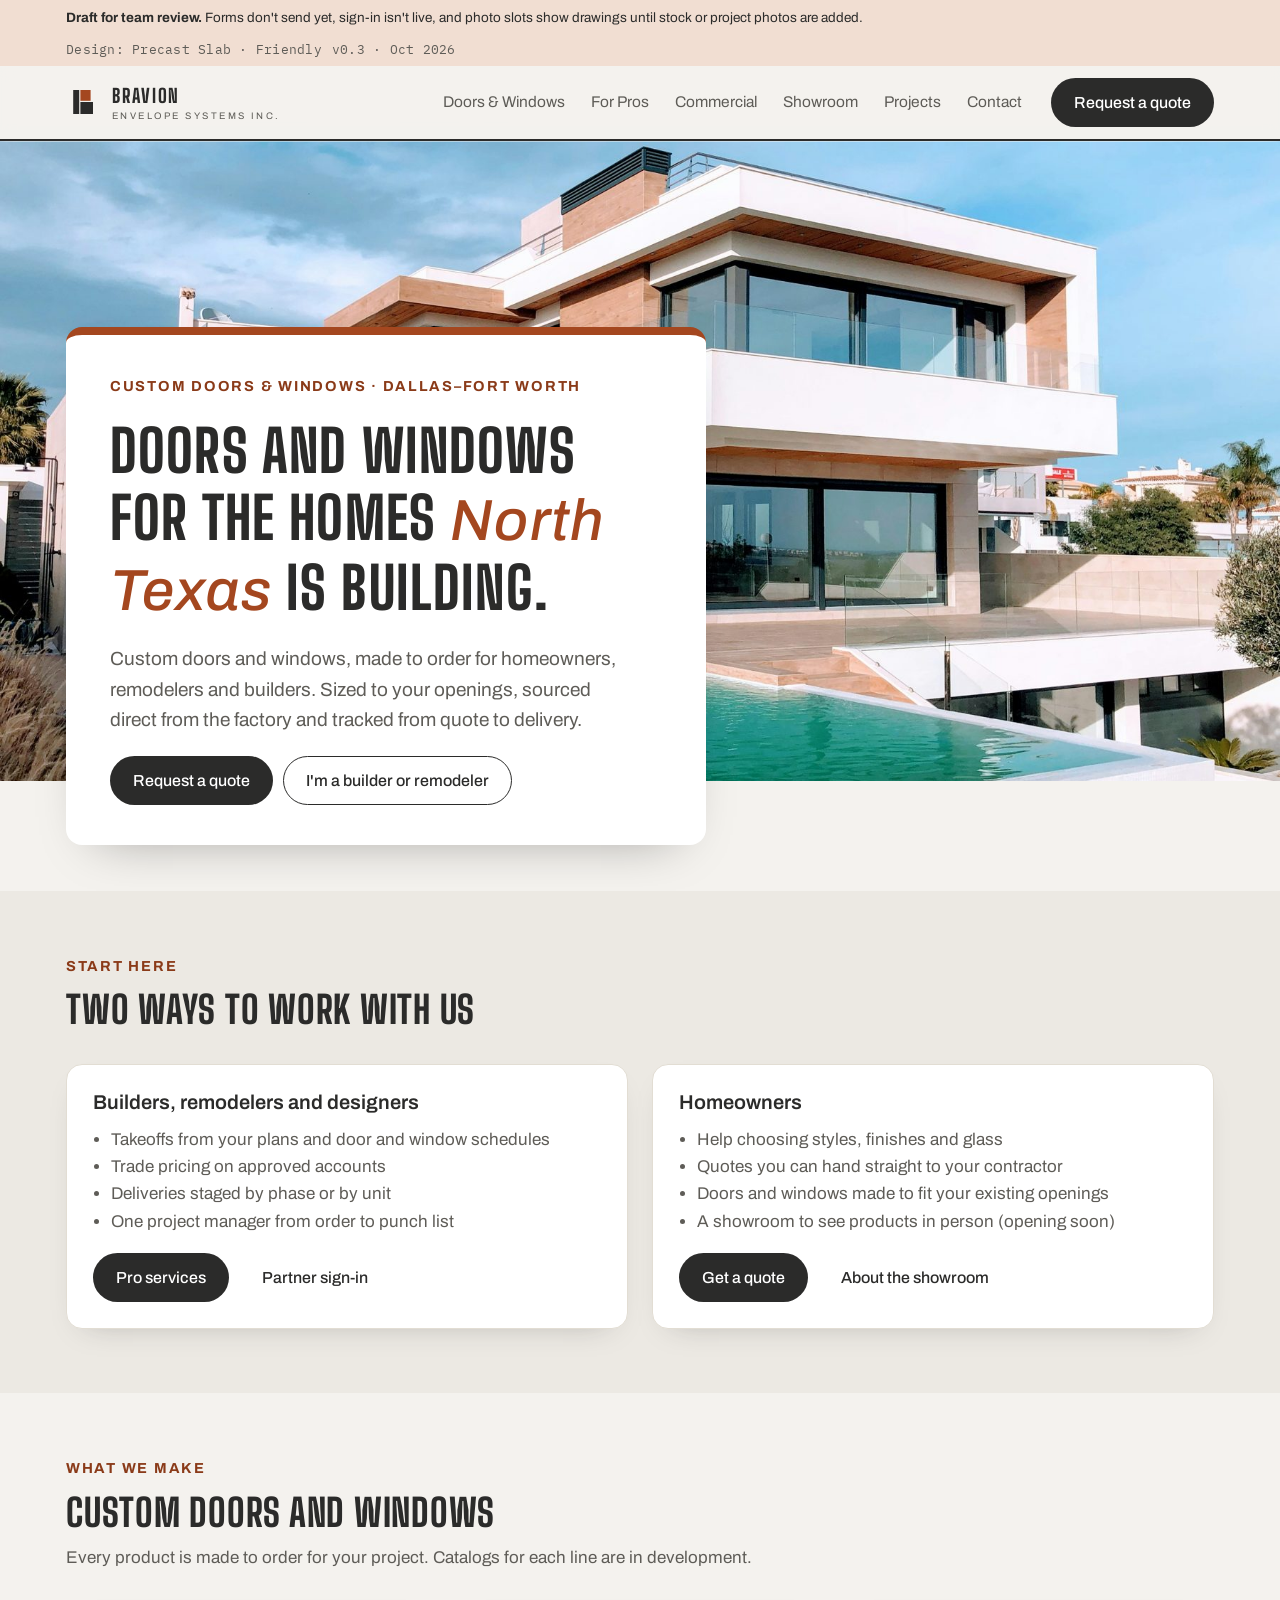
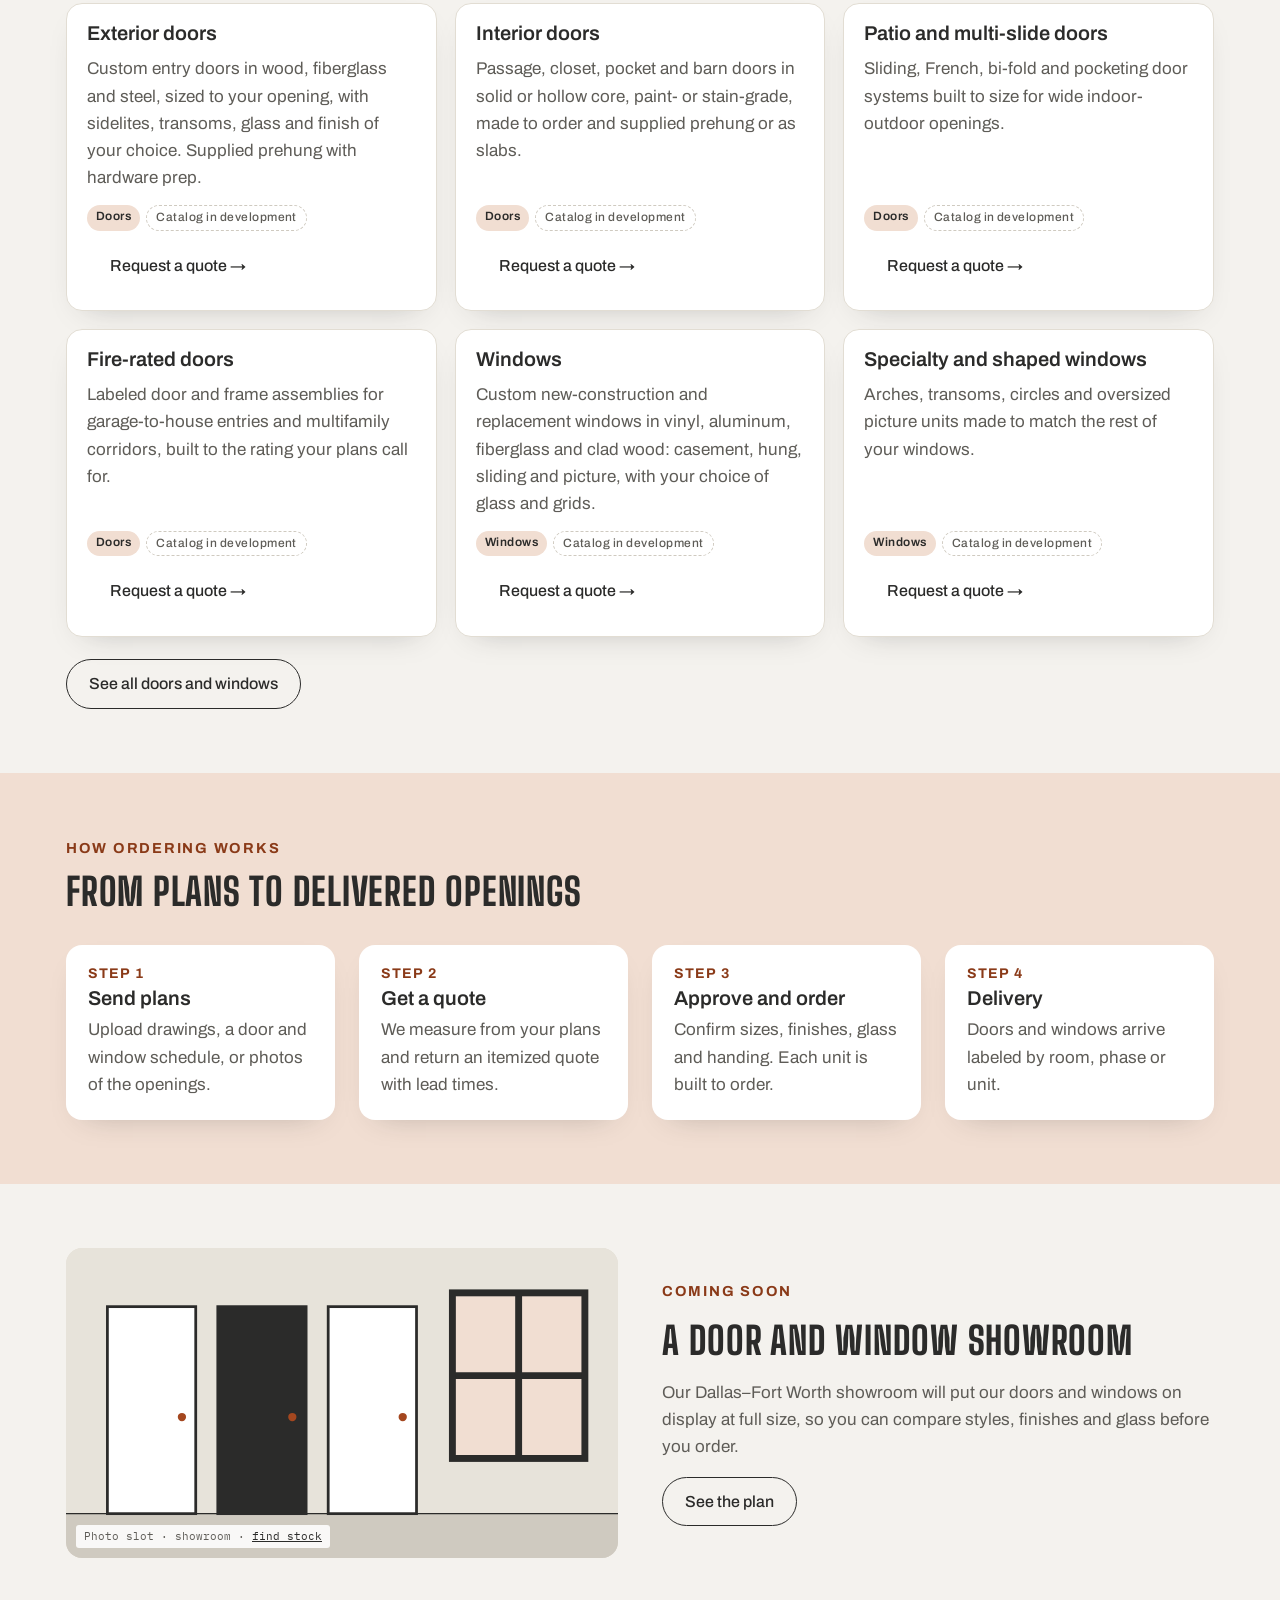
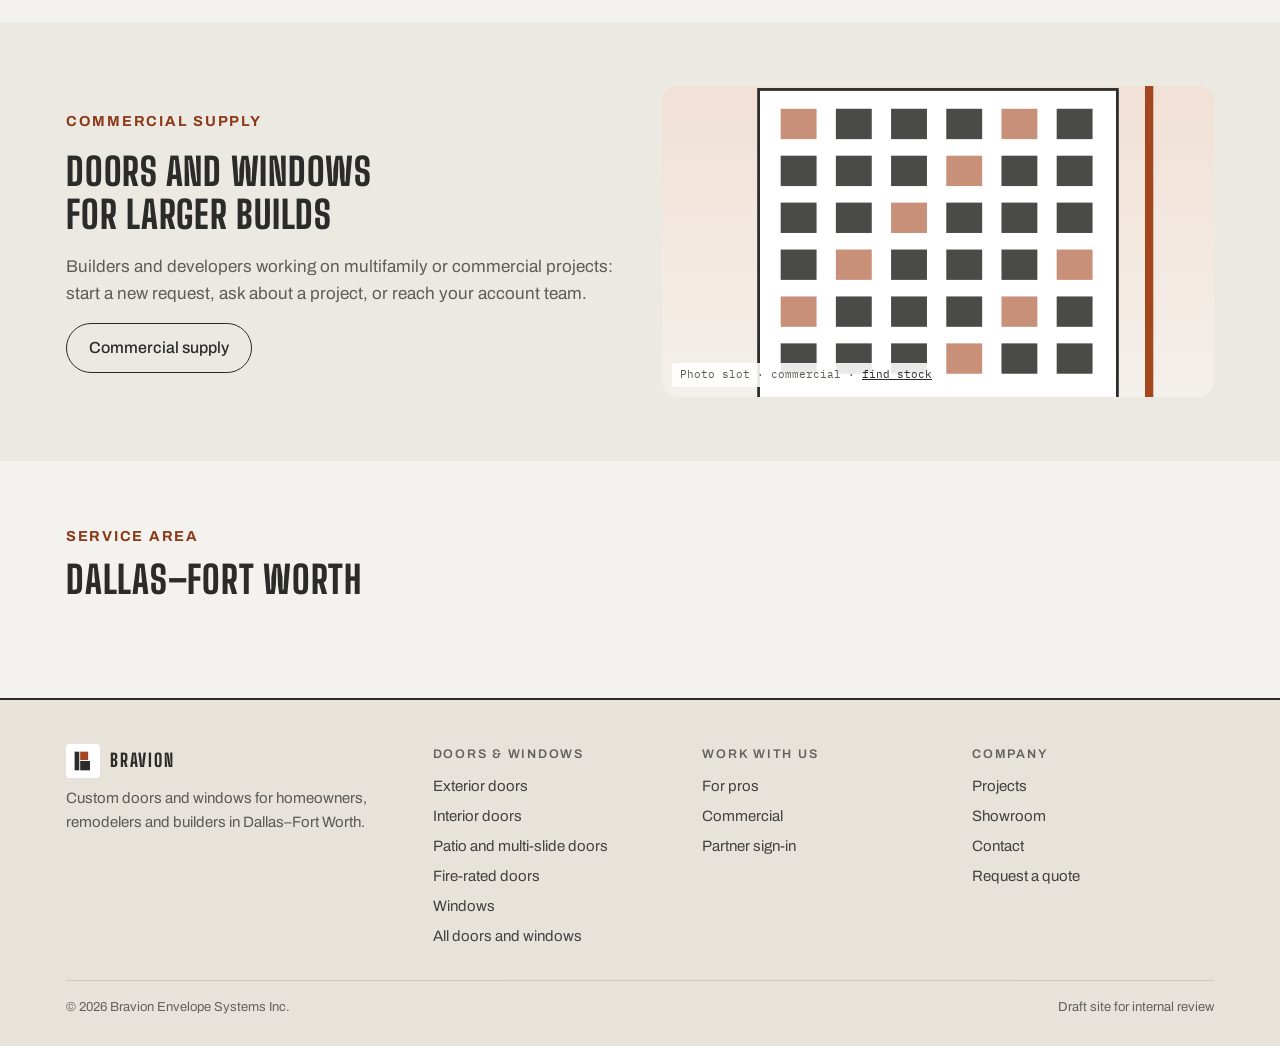
<file: index.html>
<!doctype html>
<html lang="en">
<head>
<meta charset="utf-8">
<meta name="viewport" content="width=device-width,initial-scale=1">
<meta name="robots" content="noindex,nofollow">
<title>Bravion Doors &amp; Windows</title>
<meta name="color-scheme" content="light">
<meta name="description" content="Bravion makes custom doors and windows to order for homeowners, remodelers and builders across Dallas–Fort Worth.">
<link rel="preconnect" href="https://fonts.googleapis.com">
<link rel="preconnect" href="https://fonts.gstatic.com" crossorigin>
<link rel="stylesheet" href="https://fonts.googleapis.com/css2?family=IBM+Plex+Mono:wght@400;500&display=swap">
<style>
/* Layout: a calm, photo-led trade site. Sticky top bar, one page per hash route, wide image bands alternating with narrow text columns. */
:root{
  /* Base tokens (Original Bravion, light). themes.js redefines these for the chosen theme. The site is light-only on purpose. */
  --bg:#F4F6F9; --surface:#FFFFFF; --sunk:#E6EBF1; --fg:#0E1B2C; --muted:#566273; --line:#D2D9E2;
  --pri:#062C5C; --pri-2:#0B3E7C; --acc:#7C7D7F; --acc-soft:#DCE5EF; --on-pri:#F2F5F9; --hl:#3E6FA3;
  --f-ui:"Montserrat",system-ui,-apple-system,"Segoe UI",sans-serif;
  --f-head:"Montserrat",system-ui,sans-serif;
  --f-serif:"Cormorant Garamond",Georgia,serif;
  --f-word:var(--f-ui);
  --f-mono:"IBM Plex Mono",ui-monospace,Menlo,monospace;
  --hw:600; --hc:none; --hls:-.01em; --wc:uppercase; --wls:.28em; --ww:600;
  --r:2px; --max:1180px;
}

*{box-sizing:border-box}
body{margin:0;background:var(--bg);color:var(--fg);font-family:var(--f-ui);font-size:17px;line-height:1.6;-webkit-font-smoothing:antialiased}
a{color:inherit}
:focus-visible{outline:2px solid var(--acc);outline-offset:2px}
.in{max-width:var(--max);margin:0 auto;padding-left:max(16px,env(safe-area-inset-left,0px));padding-right:max(16px,env(safe-area-inset-right,0px))}
h1,h2,h3{font-weight:500;line-height:1.15;text-wrap:balance;margin:0}
h1,h2{font-family:var(--f-head);font-weight:var(--hw);text-transform:var(--hc);letter-spacing:var(--hls)}
h1{font-size:clamp(34px,5vw,58px)}
h2{font-size:clamp(26px,3.2vw,38px)}
h3{font-size:20px;font-weight:600}
em.s{font-family:var(--f-serif);font-style:italic;font-weight:500;color:var(--hl);text-transform:none}
p{margin:0}
.eyebrow{font-size:12.5px;letter-spacing:.16em;text-transform:uppercase;font-weight:600;color:var(--hl)}
.muted{color:var(--muted)}
.spec{font-family:var(--f-mono);font-size:12.5px;color:var(--muted);letter-spacing:.02em}

/* draft banner */
.draft{background:var(--acc-soft);color:var(--fg);font-size:13.5px}
.draft .in{padding-block:7px;display:flex;gap:10px;flex-wrap:wrap;justify-content:space-between}

/* top bar */
.top{position:sticky;top:env(safe-area-inset-top,0px);z-index:20;background:color-mix(in srgb,var(--bg) 92%,transparent);backdrop-filter:blur(8px);border-bottom:1px solid var(--line)}
.top .in{display:flex;align-items:center;gap:18px;padding-block:12px}
.logo{display:flex;align-items:center;gap:10px;text-decoration:none}
.logo-mark{display:inline-flex;width:36px;height:40px;flex:none}.logo-mark svg,.logo-mark img{width:100%;height:100%;object-fit:contain}
.logo.has-img .logo-mark{width:auto;max-width:180px}.logo.has-img .logo-text{display:none}
.draft select{font:inherit;font-size:13px;padding:2px 6px;border:1px solid var(--line);border-radius:3px;background:var(--surface);color:var(--fg)}
.logo b{font-family:var(--f-word);font-weight:var(--ww);letter-spacing:var(--wls);text-transform:var(--wc);font-size:19px;color:var(--pri)}
.logo small{display:block;font-size:9.5px;letter-spacing:.26em;text-transform:uppercase;color:var(--muted);margin-top:-2px}
nav.main{display:flex;gap:4px;margin-left:auto;flex-wrap:wrap}
nav.main a{text-decoration:none;padding:7px 11px;border-radius:var(--r);font-size:15.5px;color:var(--muted)}
nav.main a:hover{color:var(--fg);background:var(--sunk)}
nav.main a[aria-current="page"]{color:var(--fg);font-weight:500}
.menu-btn{display:none;margin-left:auto;background:none;border:1px solid var(--line);border-radius:var(--r);padding:7px 12px;font:inherit;color:var(--fg)}
@media (max-width:900px){
  .menu-btn{display:inline-block}
  nav.main{display:none;position:absolute;left:0;right:0;top:100%;background:var(--surface);border-bottom:1px solid var(--line);flex-direction:column;padding:8px max(16px,env(safe-area-inset-right,0px)) 14px max(16px,env(safe-area-inset-left,0px))}
  nav.main.open{display:flex}
  .top .btn{display:none}
}

/* buttons */
.btn{display:inline-flex;align-items:center;gap:8px;text-decoration:none;font:inherit;font-weight:500;font-size:16px;padding:11px 18px;border-radius:var(--r);border:1px solid transparent;cursor:pointer;white-space:nowrap}
.btn.pri{background:var(--pri);color:var(--on-pri)}
.btn.pri:hover{background:var(--pri-2)}
.btn.sec{border-color:var(--fg);color:var(--fg);background:transparent}
.btn.sec:hover{background:var(--sunk)}
.btn.ghost{color:var(--pri);padding-inline:4px}
.btn[disabled],.btn.off{opacity:.5;cursor:not-allowed}
.btns{display:flex;gap:10px;flex-wrap:wrap}

/* pages */
[data-page]{display:none}
[data-page].on{display:block}
.band{padding-block:64px}
.band.tint{background:var(--sunk)}
.band.feature{background:var(--acc-soft)}
.head{display:flex;flex-direction:column;gap:12px;max-width:62ch;margin-bottom:32px}

/* hero */
.hero{padding-block:48px 56px;position:relative;overflow:hidden}
.hero .in{position:relative;z-index:1}
.hero-deco{display:none}
.hero .in{display:grid;grid-template-columns:minmax(0,1fr) minmax(0,1.1fr);gap:44px;align-items:center}
.hero .copy{display:flex;flex-direction:column;gap:20px}
.hero .copy p.lead{font-size:19px;color:var(--muted);max-width:46ch}
@media (max-width:860px){.hero .in{grid-template-columns:1fr}}
.page-hero{padding-block:44px 8px}
.page-hero .in{display:flex;flex-direction:column;gap:14px;max-width:calc(var(--max))}
.page-hero p.lead{font-size:19px;color:var(--muted);max-width:60ch}

/* photo slot */
.ph{position:relative;margin:0;border-radius:var(--r);overflow:hidden;background:var(--sunk);aspect-ratio:4/3;max-width:100%}
.ph.wide{aspect-ratio:16/9}
.ph.tall{aspect-ratio:4/5}
.ph img,.ph svg{width:100%;height:100%;display:block;object-fit:cover}
.ph figcaption{position:absolute;left:10px;bottom:10px;font-family:var(--f-mono);font-size:11px;background:color-mix(in srgb,var(--surface) 88%,transparent);color:var(--muted);padding:3px 8px;border-radius:3px}
.ph figcaption a{color:var(--pri)}

/* grids */
.g2{display:grid;grid-template-columns:repeat(2,minmax(0,1fr));gap:24px}
.g3{display:grid;grid-template-columns:repeat(3,minmax(0,1fr));gap:24px}
.g4{display:grid;grid-template-columns:repeat(4,minmax(0,1fr));gap:20px}
@media (max-width:980px){.g4{grid-template-columns:repeat(2,minmax(0,1fr))}.g3{grid-template-columns:repeat(2,minmax(0,1fr))}}
@media (max-width:640px){.g2,.g3,.g4{grid-template-columns:1fr}}

/* audience paths */
.path{background:var(--surface);border:1px solid var(--line);border-radius:var(--r);padding:26px;display:flex;flex-direction:column;gap:12px;min-width:0}
.path ul{margin:0;padding-left:18px;color:var(--muted)}
.path .btns{margin-top:auto;padding-top:6px}

/* product tiles */
.tile{display:flex;flex-direction:column;gap:12px;text-decoration:none;min-width:0}
.tile h3{display:flex;justify-content:space-between;gap:8px}
.tile:hover h3 span{transform:translateX(3px)}
.tile h3 span{transition:transform .2s;color:var(--acc)}

/* steps */
.steps{list-style:none;margin:0;padding:0;display:grid;grid-template-columns:repeat(4,minmax(0,1fr));gap:24px;counter-reset:s}
.steps li{border-top:2px solid var(--acc);padding-top:14px;display:flex;flex-direction:column;gap:6px;counter-increment:s}
.steps li::before{content:"Step " counter(s);font-family:var(--f-mono);font-size:12px;color:var(--acc)}
@media (max-width:860px){.steps{grid-template-columns:repeat(2,minmax(0,1fr))}}
@media (max-width:520px){.steps{grid-template-columns:1fr}}

/* split */
.split{display:grid;grid-template-columns:minmax(0,1fr) minmax(0,1fr);gap:44px;align-items:center}
.split.rev > :first-child{order:2}
@media (max-width:860px){.split{grid-template-columns:1fr}.split.rev > :first-child{order:0}}
.stack{display:flex;flex-direction:column;gap:16px}
.checks{list-style:none;margin:0;padding:0;display:flex;flex-direction:column;gap:10px}
.checks li{padding-left:26px;position:relative}
.checks li::before{content:"";position:absolute;left:0;top:.5em;width:12px;height:12px;border:2px solid var(--acc);border-radius:2px}

/* product detail rows */
.prod{display:grid;grid-template-columns:minmax(0,.9fr) minmax(0,1.1fr);gap:36px;padding-block:36px;border-top:1px solid var(--line);align-items:start}
.prod:first-of-type{border-top:0}
@media (max-width:820px){.prod{grid-template-columns:1fr}}
.chips{display:flex;flex-wrap:wrap;gap:8px}
.chip{font-size:14px;border:1px solid var(--line);background:var(--surface);border-radius:999px;padding:4px 12px}
dl.specs{display:grid;grid-template-columns:max-content 1fr;gap:6px 18px;margin:0}
dl.specs dt{font-family:var(--f-mono);font-size:12.5px;color:var(--muted);padding-top:3px}
dl.specs dd{margin:0}

/* cards for teams / vignettes */
.card{background:var(--surface);border:1px solid var(--line);border-radius:var(--r);padding:22px;display:flex;flex-direction:column;gap:10px;min-width:0}
.vig{display:flex;flex-direction:column;gap:10px;min-width:0}

/* forms */
form{display:flex;flex-direction:column;gap:16px}
.field{display:flex;flex-direction:column;gap:6px;min-width:0}
.field label,.legend{font-weight:500;font-size:15px}
.field .hint{font-size:13.5px;color:var(--muted)}
input[type=text],input[type=email],input[type=tel],input[type=password],select,textarea{font:inherit;font-size:16px;color:var(--fg);background:var(--surface);border:1px solid var(--line);border-radius:var(--r);padding:10px 12px;width:100%}
input:focus,select:focus,textarea:focus{border-color:var(--pri);outline:none;box-shadow:0 0 0 3px color-mix(in srgb,var(--pri) 22%,transparent)}
input:disabled{opacity:.6}
textarea{min-height:110px;resize:vertical}
.row2{display:grid;grid-template-columns:repeat(2,minmax(0,1fr));gap:14px}
@media (max-width:560px){.row2{grid-template-columns:1fr}}
.opts{display:grid;grid-template-columns:repeat(auto-fill,minmax(190px,1fr));gap:8px}
.opt{display:flex;gap:10px;align-items:flex-start;border:1px solid var(--line);background:var(--surface);border-radius:var(--r);padding:10px 12px;cursor:pointer;font-size:15.5px}
.opt:has(input:checked){border-color:var(--pri);box-shadow:inset 0 0 0 1px var(--pri)}
.opt input{margin-top:5px;accent-color:var(--pri)}
.panel{background:var(--surface);border:1px solid var(--line);border-radius:var(--r);padding:28px;min-width:0}
.notice{border-left:3px solid var(--acc);background:var(--acc-soft);padding:12px 14px;font-size:15px;border-radius:0 var(--r) var(--r) 0}
.err{color:#B3261E;font-size:14px}

/* quote stepper */
.progress{display:flex;gap:6px;list-style:none;margin:0 0 22px;padding:0;flex-wrap:wrap}
.progress li{flex:1 1 90px;font-size:13px;color:var(--muted);border-top:3px solid var(--line);padding-top:6px}
.progress li.done,.progress li.now{border-color:var(--pri);color:var(--fg)}
.progress li.now{font-weight:600}
.qstep{display:none;flex-direction:column;gap:18px}
.qstep.on{display:flex}
.navrow{display:flex;justify-content:space-between;gap:10px;flex-wrap:wrap;margin-top:6px}
.files{font-size:14px;color:var(--muted);margin:0;padding-left:18px}
.summary{display:grid;grid-template-columns:max-content 1fr;gap:6px 16px;font-size:15px}
.summary dt{color:var(--muted)}
.summary dd{margin:0}

/* supply categories */
.cats{display:grid;grid-template-columns:repeat(3,minmax(0,1fr));gap:18px}
@media (max-width:900px){.cats{grid-template-columns:repeat(2,minmax(0,1fr))}}
@media (max-width:560px){.cats{grid-template-columns:1fr}}
.cat{background:var(--surface);border:1px solid var(--line);border-radius:var(--r);display:flex;flex-direction:column;min-width:0;overflow:hidden}
.cat .ph{border-radius:0;aspect-ratio:16/9}
.cat .body{padding:18px 20px 20px;display:flex;flex-direction:column;gap:10px;flex:1}
.cat .tags{display:flex;gap:6px;flex-wrap:wrap;margin-top:auto;padding-top:4px}
.tagc{font-size:12px;font-weight:600;letter-spacing:.04em;padding:2px 9px;border-radius:999px;background:var(--acc-soft);color:var(--fg)}
.tagc.st{background:transparent;border:1px dashed var(--line);color:var(--muted);font-weight:500}
.cat .btn.ghost{align-self:flex-start;padding-left:0}
.cats.compact .cat .ph{display:none}

/* gallery */
.filters{display:flex;gap:8px;flex-wrap:wrap;margin-bottom:22px}
.filters button{font:inherit;font-size:14.5px;border:1px solid var(--line);background:var(--surface);color:var(--fg);border-radius:999px;padding:5px 14px;cursor:pointer}
.filters button[aria-pressed="true"]{background:var(--pri);border-color:var(--pri);color:var(--on-pri)}

/* footer */
footer.site{background:var(--sunk);color:var(--fg);border-top:4px solid var(--pri);padding-block:44px 28px;font-size:15px}
footer.site .cols{display:grid;grid-template-columns:1.4fr repeat(3,1fr);gap:28px}
@media (max-width:760px){footer.site .cols{grid-template-columns:1fr 1fr}}
footer.site .flogo img{width:150px;height:auto;background:#fff;border-radius:var(--r);padding:8px;display:block}
footer.site h4{margin:0 0 10px;font-size:12.5px;letter-spacing:.14em;text-transform:uppercase;opacity:.7;font-weight:600}
footer.site ul{list-style:none;margin:0;padding:0;display:flex;flex-direction:column;gap:6px}
footer.site a{text-decoration:none;opacity:.88}
footer.site a:hover{opacity:1;text-decoration:underline}
footer.site .legal{margin-top:32px;padding-top:16px;border-top:1px solid color-mix(in srgb,currentColor 20%,transparent);font-size:13px;opacity:.7;display:flex;justify-content:space-between;gap:12px;flex-wrap:wrap}
@media (prefers-reduced-motion:reduce){*{transition:none!important;animation:none!important}}
</style>
<link rel="stylesheet" href="layouts.css">

<div class="draft"><div class="in"><span><b>Draft for team review.</b> Forms don't send yet, sign-in isn't live, and photo slots show drawings until stock or project photos are added.</span><span style="display:flex;gap:10px;align-items:center;flex-wrap:wrap"><span class="spec" id="themeName"></span><span class="spec">v0.3 · Oct 2026</span></span></div></div>

<header class="top">
  <div class="in">
    <a class="logo" href="#home" aria-label="Bravion home">
      <span class="logo-mark" id="logoMark"></span>
      <span class="logo-text"><b data-brand>Bravion</b><small>Envelope Systems Inc.</small></span>
    </a>
    <button class="menu-btn" id="menuBtn" aria-expanded="false" aria-controls="mainNav">Menu</button>
    <nav class="main" id="mainNav" aria-label="Main">
      <a href="#products">Doors &amp; Windows</a>
      <a href="#pros">For Pros</a>
      <a href="#commercial">Commercial</a>
      <a href="#showroom">Showroom</a>
      <a href="#projects">Projects</a>
      <a href="#contact">Contact</a>
    </nav>
    <a class="btn pri" href="#quote">Request a quote</a>
  </div>
</header>

<main>
<!-- HOME -->
<section data-page="home">
  <div class="hero home-hero"><div class="hero-deco" aria-hidden="true"><i></i><i></i><i></i></div><div class="in">
    <div class="copy">
      <span class="eyebrow">Custom doors &amp; windows · <span data-area>Dallas–Fort Worth</span></span>
      <h1>Doors and windows for the homes <em class="s">North Texas</em> is building.</h1>
      <p class="lead">Custom doors and windows, made to order for homeowners, remodelers and builders. Sized to your openings, sourced direct from the factory and tracked from quote to delivery.</p>
      <div class="btns"><a class="btn pri" href="#quote">Request a quote</a><a class="btn sec" href="#pros">I'm a builder or remodeler</a></div>
    </div>
    <figure class="ph" data-slot="hero"></figure>
  </div></div>

  <div class="band tint"><div class="in">
    <div class="head"><span class="eyebrow">Start here</span><h2>Two ways to work with us</h2></div>
    <div class="g2">
      <div class="path">
        <h3>Builders, remodelers and designers</h3>
        <ul><li>Takeoffs from your plans and door and window schedules</li><li>Trade pricing on approved accounts</li><li>Deliveries staged by phase or by unit</li><li>One project manager from order to punch list</li></ul>
        <div class="btns"><a class="btn pri" href="#pros">Pro services</a><a class="btn ghost" href="#pros-login">Partner sign-in</a></div>
      </div>
      <div class="path">
        <h3>Homeowners</h3>
        <ul><li>Help choosing styles, finishes and glass</li><li>Quotes you can hand straight to your contractor</li><li>Doors and windows made to fit your existing openings</li><li>A showroom to see products in person (opening soon)</li></ul>
        <div class="btns"><a class="btn pri" href="#quote">Get a quote</a><a class="btn ghost" href="#showroom">About the showroom</a></div>
      </div>
    </div>
  </div></div>

  <div class="band"><div class="in">
    <div class="head"><span class="eyebrow">What we make</span><h2>Custom doors and windows</h2><p class="muted">Every product is made to order for your project. Catalogs for each line are in development.</p></div>
    <div class="cats compact" id="homeCats"></div>
    <div class="btns" style="margin-top:22px"><a class="btn sec" href="#products">See all doors and windows</a></div>
  </div></div>

  <div class="band feature"><div class="in">
    <div class="head"><span class="eyebrow">How ordering works</span><h2>From plans to delivered openings</h2></div>
    <ol class="steps">
      <li><h3>Send plans</h3><p class="muted">Upload drawings, a door and window schedule, or photos of the openings.</p></li>
      <li><h3>Get a quote</h3><p class="muted">We measure from your plans and return an itemized quote with lead times.</p></li>
      <li><h3>Approve and order</h3><p class="muted">Confirm sizes, finishes, glass and handing. Each unit is built to order.</p></li>
      <li><h3>Delivery</h3><p class="muted">Doors and windows arrive labeled by room, phase or unit.</p></li>
    </ol>
  </div></div>

  <div class="band"><div class="in split">
    <figure class="ph wide" data-slot="showroom"></figure>
    <div class="stack">
      <span class="eyebrow">Coming soon</span>
      <h2>A door and window showroom</h2>
      <p class="muted">Our Dallas–Fort Worth showroom will put our doors and windows on display at full size, so you can compare styles, finishes and glass before you order.</p>
      <div class="btns"><a class="btn sec" href="#showroom">See the plan</a></div>
    </div>
  </div></div>

  <div class="band tint"><div class="in split rev">
    <figure class="ph wide" data-slot="commercial"></figure>
    <div class="stack">
      <span class="eyebrow">Commercial supply</span>
      <h2>Doors and windows for larger builds</h2>
      <p class="muted">Builders and developers working on multifamily or commercial projects: start a new request, ask about a project, or reach your account team.</p>
      <div class="btns"><a class="btn sec" href="#commercial">Commercial supply</a></div>
    </div>
  </div></div>

  <div class="band"><div class="in">
    <div class="head"><span class="eyebrow">Service area</span><h2><span data-area>Dallas–Fort Worth</span></h2></div>
  </div></div>
</section>

<!-- PRODUCTS -->
<section data-page="products">
  <div class="page-hero"><div class="in">
    <span class="eyebrow">Doors &amp; Windows</span>
    <h1>Custom doors and windows</h1>
    <p class="lead">Every door and window is made to order for homeowners, remodelers and builders. Full catalogs are in development, so send your sizes or plans and we'll quote your project.</p>
    <div class="filters" id="catFilter" role="group" aria-label="Filter products"><button type="button" aria-pressed="true" data-f="All">All products</button><button type="button" aria-pressed="false" data-f="Doors">Doors</button><button type="button" aria-pressed="false" data-f="Windows">Windows</button></div>
  </div></div>
  <div class="band" style="padding-top:8px"><div class="in">
    <div class="cats" id="allCats"></div>
    <p class="notice" style="margin-top:28px">Need an unusual size or style? Everything is built to order. <a href="#quote">Send a request</a> with your plans, schedule or measurements and we'll quote it.</p>
  </div></div>
</section>

<!-- PROS -->
<section data-page="pros">
  <div class="hero"><div class="in">
    <div class="copy">
      <span class="eyebrow">For builders, remodelers and designers</span>
      <h1>Your opening package, <em class="s">handled</em>.</h1>
      <p class="lead">Send the plans once. We take off every door and window, build each one to order, and deliver it labeled for the crew.</p>
      <div class="btns"><a class="btn pri" href="#quote" data-pre="Trade account">Request a trade account</a><a class="btn sec" href="#pros-login">Partner sign-in</a></div>
    </div>
    <figure class="ph" data-slot="pros"></figure>
  </div></div>

  <div class="band tint"><div class="in">
    <div class="head"><span class="eyebrow">What a trade account gets you</span><h2>Built for job schedules</h2></div>
    <div class="g3">
      <div class="card"><h3>Takeoffs from plans</h3><p class="muted">We read your door and window schedules and return a line-by-line quote with lead times.</p></div>
      <div class="card"><h3>Trade pricing</h3><p class="muted">Account pricing for approved builders, remodelers and design firms.</p></div>
      <div class="card"><h3>Phased delivery</h3><p class="muted">Doors and windows labeled by phase, floor or unit so nothing sits on site too early.</p></div>
      <div class="card"><h3>Order tracking</h3><p class="muted">See where each line stands, from ordered to delivered.</p></div>
      <div class="card"><h3>Submittals</h3><p class="muted">Cut sheets, ratings and warranty documents gathered for your approvals.</p></div>
      <div class="card"><h3>Client selections</h3><p class="muted">Send your homeowners to the showroom and we'll document what they choose.</p></div>
    </div>
  </div></div>

  <div class="band" id="pros-architects"><div class="in split rev">
    <figure class="ph wide" data-slot="lounge"></figure>
    <div class="stack">
      <span class="eyebrow">Architects and designers</span>
      <h2>Specify with confidence</h2>
      <p class="muted">Our architect specification program gives your team the documents and support to write openings into the drawings correctly the first time.</p>
      <ul class="checks"><li>Product data, shop drawings and submittal packages</li><li>Continuing education sessions for AIA and ASID members (planned)</li><li>Private showroom events for your clients</li><li>Help matching performance specs to code and budget</li></ul>
      <div class="btns"><a class="btn sec" href="#contact" data-team="sales">Join the specification program</a></div>
    </div>
  </div></div>

  <div class="band" id="pros-login"><div class="in split">
    <div class="stack">
      <span class="eyebrow">Partner &amp; contractor portal</span>
      <h2>Sign in to your account</h2>
      <p class="muted">Approved partners and contractors will sign in here to see quotes, orders, deliveries and documents.</p>
      <p class="notice">The portal isn't live yet. Sign-in turns on once accounts are set up in the team's project software.</p>
    </div>
    <div class="panel">
      <form id="loginForm" aria-describedby="loginNote">
        <div class="field"><label for="loginEmail">Email</label><input type="email" id="loginEmail" autocomplete="off" disabled placeholder="Available at launch"></div>
        <div class="field"><label for="loginPass">Password</label><input type="password" id="loginPass" autocomplete="off" disabled placeholder="Available at launch"></div>
        <button class="btn pri" type="submit" disabled>Sign in</button>
        <p class="hint muted" id="loginNote">No account yet? <a href="#quote" data-pre="Trade account">Request a trade account</a>.</p>
      </form>
    </div>
  </div></div>

  <div class="band feature"><div class="in">
    <div class="head"><span class="eyebrow">Talk to the right team</span><h2>Contact sales or project management</h2></div>
    <div class="g2">
      <div class="card"><h3>Sales team</h3><p class="muted">New accounts, pricing, product selection and quotes.</p><div class="btns"><a class="btn sec" style="border-color:currentColor;color:inherit" href="#contact" data-team="sales">Contact sales</a></div></div>
      <div class="card"><h3>Project management</h3><p class="muted">Active orders, delivery schedules, site issues and warranty.</p><div class="btns"><a class="btn sec" style="border-color:currentColor;color:inherit" href="#contact" data-team="pm">Contact project management</a></div></div>
    </div>
  </div></div>
</section>

<!-- COMMERCIAL -->
<section data-page="commercial">
  <div class="hero"><div class="in">
    <div class="copy">
      <span class="eyebrow"><span data-div-com>Bravion Commercial Supply</span></span>
      <h1>Supply for new development and remodels</h1>
      <p class="lead">Custom doors and windows for multifamily, mixed-use and conversion projects in <span data-markets>Dallas–Fort Worth and Houston</span>, built to order and sourced direct from the factory.</p>
    </div>
    <figure class="ph" data-slot="commercial"></figure>
  </div></div>
  <div class="band tint"><div class="in">
    <div class="head"><span class="eyebrow">How can we help?</span><h2>Choose where to start</h2></div>
    <div class="g3">
      <div class="card"><h3>New request</h3><p class="muted">Send drawings, door and window schedules or a scope, and we'll return a takeoff and budgetary quote.</p><div class="btns" style="margin-top:auto"><a class="btn pri" href="#quote" data-ptype="Multifamily or commercial">Start a request</a></div></div>
      <div class="card"><h3>Project questions</h3><p class="muted">Submittals, product data, lead times or a question about a package we've quoted.</p><div class="btns" style="margin-top:auto"><a class="btn sec" href="#contact" data-team="pm">Ask the project team</a></div></div>
      <div class="card"><h3>Current customers</h3><p class="muted">Your salesperson is your direct line for orders, changes and deliveries. If you can't reach them, we'll connect you.</p><div class="btns" style="margin-top:auto"><a class="btn sec" href="#contact" data-team="sales">Reach your account team</a></div></div>
    </div>
  </div></div>
  <div class="band feature"><div class="in">
    <div class="head"><span class="eyebrow">Technical support</span><h2>Documentation that gets through review</h2><p class="muted">Every package comes with the paperwork architects, engineers and inspectors ask for.</p></div>
    <div class="g4">
      <div class="card"><h3>Wind load design</h3><p class="muted">Glazing sized to the governing wind pressures for the building.</p><p class="spec">ASCE 7-22</p></div>
      <div class="card"><h3>Structural testing</h3><p class="muted">Test data for frames and glass under uniform static load.</p><p class="spec">ASTM E330</p></div>
      <div class="card"><h3>Field water testing</h3><p class="muted">Installed openings checked for water penetration on site.</p><p class="spec">AAMA 501.2</p></div>
      <div class="card"><h3>Submittals and takeoffs</h3><p class="muted">Door schedule takeoffs, product data, material test reports and cost analysis.</p><p class="spec">By door type and unit</p></div>
    </div>
  </div></div>
  <div class="band"><div class="in">
    <div class="head"><span class="eyebrow">Process</span><h2>How a commercial package runs</h2></div>
    <ol class="steps">
      <li><h3>Drawings and schedules</h3><p class="muted">Send the door and window schedules and elevations.</p></li>
      <li><h3>Takeoff and budget</h3><p class="muted">We count by type and unit and return a budgetary quote.</p></li>
      <li><h3>Submittals</h3><p class="muted">Product data and shop drawings for architect review.</p></li>
      <li><h3>Phased delivery</h3><p class="muted">Kitted floor by floor or unit by unit to match your schedule.</p></li>
    </ol>
  </div></div>
</section>

<!-- SHOWROOM -->
<section data-page="showroom">
  <div class="hero"><div class="in">
    <div class="copy">
      <span class="eyebrow">Opening soon in <span data-area>Dallas–Fort Worth</span></span>
      <h1>See it, touch it, choose it.</h1>
      <p class="lead">Our showroom will put Bravion doors and windows on display at full size, so homeowners, remodelers and builders can compare styles, finishes and glass before they order.</p>
      <div class="btns"><a class="btn pri" href="#quote">Request a quote</a><a class="btn sec" href="#contact" data-team="sales">Get opening updates</a></div>
    </div>
    <figure class="ph" data-slot="showroom"></figure>
  </div></div>
  <div class="band tint"><div class="in">
    <div class="head"><span class="eyebrow">Planned displays</span><h2>What you'll find inside</h2></div>
    <div class="g3">
      <div class="vig"><figure class="ph" data-slot="entryDoors"></figure><h3>Entry door gallery</h3><p class="muted">Front doors at full size in wood, fiberglass and steel, with sidelites and transoms.</p></div>
      <div class="vig"><figure class="ph" data-slot="interiorDoors"></figure><h3>Interior door wall</h3><p class="muted">Panel styles, cores and finishes you can open and close.</p></div>
      <div class="vig"><figure class="ph" data-slot="patio"></figure><h3>Patio door display</h3><p class="muted">Working sliding, French and multi-slide systems.</p></div>
      <div class="vig"><figure class="ph" data-slot="windows"></figure><h3>Window wall</h3><p class="muted">Frame materials, grid patterns and glass options side by side.</p></div>
      <div class="vig"><figure class="ph" data-slot="hardware"></figure><h3>Finish and hardware samples</h3><p class="muted">Door colors, stains and handle finishes to match your selections.</p></div>
      <div class="vig"><figure class="ph" data-slot="lounge"></figure><h3>Design consultation lounge</h3><p class="muted">A table for plans, samples and selections with our team.</p></div>
    </div>
  </div></div>
</section>

<!-- PROJECTS -->
<section data-page="projects">
  <div class="page-hero"><div class="in">
    <span class="eyebrow">Projects</span>
    <h1>Work from our builders and clients</h1>
    <p class="lead">Photos appear here once a customer approves them. The team adds them in one place, and this page updates itself.</p>
  </div></div>
  <div class="band" style="padding-top:28px"><div class="in">
    <div class="filters" id="filters" role="group" aria-label="Filter projects"></div>
    <div class="g3" id="gallery"></div>
  </div></div>
</section>

<!-- CONTACT -->
<section data-page="contact">
  <div class="page-hero"><div class="in">
    <span class="eyebrow">Contact</span>
    <h1>Talk to the Bravion team</h1>
    <p class="lead">We serve builders, remodelers and homeowners across <span data-area>Dallas–Fort Worth</span>. Choose who you need and we'll route your message.</p>
  </div></div>
  <div class="band" style="padding-top:28px"><div class="in split" style="align-items:start">
    <div class="panel">
      <form id="contactForm" novalidate>
        <div class="field"><span class="legend" id="teamLbl">Who do you need?</span>
          <div class="opts" role="radiogroup" aria-labelledby="teamLbl">
            <label class="opt"><input type="radio" name="team" value="sales" checked><span><b>Sales</b><br><span class="muted">Quotes, pricing, new accounts</span></span></label>
            <label class="opt"><input type="radio" name="team" value="pm"><span><b>Project management</b><br><span class="muted">Orders, deliveries, warranty</span></span></label>
                        <label class="opt"><input type="radio" name="team" value="general"><span><b>Something else</b><br><span class="muted">General questions</span></span></label>
          </div></div>
        <div class="row2">
          <div class="field"><label for="cName">Name</label><input type="text" id="cName" required></div>
          <div class="field"><label for="cCompany">Company <span class="muted">(optional)</span></label><input type="text" id="cCompany"></div>
        </div>
        <div class="row2">
          <div class="field"><label for="cEmail">Email</label><input type="email" id="cEmail" required></div>
          <div class="field"><label for="cPhone">Phone <span class="muted">(optional)</span></label><input type="tel" id="cPhone"></div>
        </div>
        <div class="field"><label for="cMsg">Message</label><textarea id="cMsg" required></textarea></div>
        <p class="err" id="contactErr" hidden></p>
        <button class="btn pri" type="submit">Send message</button>
        <div id="contactDone" hidden></div>
      </form>
    </div>
    <div class="stack">
      <div class="card"><h3>Where we work</h3><p class="muted"><span data-area>Dallas–Fort Worth</span>. Showroom address to be announced.</p></div>
      <div class="card"><h3>Already use Houzz Pro or Buildertrend?</h3><p class="muted">Send your project straight from the platform your team already uses.</p><div class="btns" id="platformLinks"></div></div>
      <div class="card"><h3>Email</h3><p class="muted" id="inboxLine"></p></div>
    </div>
  </div></div>
</section>

<!-- QUOTE -->
<section data-page="quote">
  <div class="page-hero"><div class="in">
    <span class="eyebrow">Request a quote</span>
    <h1>Tell us about the project</h1>
    <p class="lead">Five short steps. Plans and photos help us quote faster, but you can send them later.</p>
  </div></div>
  <div class="band" style="padding-top:28px"><div class="in" style="max-width:860px">
    <div class="panel">
      <ol class="progress" id="qProg"><li>About you</li><li>Project</li><li>Products</li><li>Files</li><li>Contact</li></ol>
      <form id="quoteForm" novalidate>
        <div class="qstep" data-q="0">
          <div class="field"><span class="legend" id="roleLbl">I am a…</span>
            <div class="opts" role="radiogroup" aria-labelledby="roleLbl">
              <label class="opt"><input type="radio" name="role" value="Builder"> Builder</label>
              <label class="opt"><input type="radio" name="role" value="Remodeler"> Remodeler</label>
              <label class="opt"><input type="radio" name="role" value="Architect or designer"> Architect or designer</label>
              <label class="opt"><input type="radio" name="role" value="Developer"> Developer or GC</label>
              <label class="opt"><input type="radio" name="role" value="Homeowner"> Homeowner</label>
            </div></div>
        </div>
        <div class="qstep" data-q="1">
          <div class="field"><span class="legend" id="typeLbl">Project type</span>
            <div class="opts" role="radiogroup" aria-labelledby="typeLbl">
              <label class="opt"><input type="radio" name="ptype" value="New construction"> New construction</label>
              <label class="opt"><input type="radio" name="ptype" value="Remodel or replacement"> Remodel or replacement</label>
              <label class="opt"><input type="radio" name="ptype" value="Multifamily or commercial"> Multifamily or commercial</label>
            </div></div>
          <div class="row2">
            <div class="field"><label for="qCity">City or ZIP</label><input type="text" id="qCity" placeholder="e.g. Frisco or 75034"></div>
            <div class="field"><label for="qWhen">When do you need them?</label>
              <select id="qWhen"><option value="">Choose one</option><option>Within 30 days</option><option>1–3 months</option><option>3–6 months</option><option>6+ months</option><option>Just budgeting</option></select></div>
          </div>
        </div>
        <div class="qstep" data-q="2">
          <div class="field"><span class="legend" id="prodLbl">What should we quote?</span>
            <div class="opts" role="group" aria-labelledby="prodLbl" id="qProds"></div></div>
          <div class="field"><label for="qQty">Quantities or details</label><textarea id="qQty" placeholder="e.g. 14 windows, 3 exterior doors, 22 interior doors; black exterior frames"></textarea></div>
        </div>
        <div class="qstep" data-q="3">
          <div class="field"><label for="qFiles">Plans, schedules or photos</label><span class="hint">PDF, JPG, PNG or spreadsheets. Optional.</span><input type="file" id="qFiles" multiple accept=".pdf,.jpg,.jpeg,.png,.heic,.xlsx,.csv,.dwg"></div>
          <ul class="files" id="qFileList"></ul>
        </div>
        <div class="qstep" data-q="4">
          <div class="row2">
            <div class="field"><label for="qName">Name</label><input type="text" id="qName" required></div>
            <div class="field"><label for="qCompany">Company <span class="muted">(optional)</span></label><input type="text" id="qCompany"></div>
          </div>
          <div class="row2">
            <div class="field"><label for="qEmail">Email</label><input type="email" id="qEmail" required></div>
            <div class="field"><label for="qPhone">Phone <span class="muted">(optional)</span></label><input type="tel" id="qPhone"></div>
          </div>
        </div>
        <p class="err" id="qErr" hidden></p>
        <div class="navrow"><button class="btn sec" type="button" id="qBack">Back</button><button class="btn pri" type="button" id="qNext">Next</button></div>
      </form>
      <div id="qDone" hidden></div>
    </div>
  </div></div>
</section>
</main>

<footer class="site"><div class="in">
  <div class="cols">
    <div><span class="flogo" id="footerLogo"></span><p style="opacity:.75;margin-top:8px;max-width:34ch">Custom doors and windows for homeowners, remodelers and builders in <span data-area>Dallas–Fort Worth</span>.</p></div>
    <div><h4>Doors &amp; Windows</h4><ul id="footCats"></ul></div>
    <div><h4>Work with us</h4><ul><li><a href="#pros">For pros</a></li><li><a href="#commercial">Commercial</a></li><li><a href="#pros-login">Partner sign-in</a></li></ul></div>
    <div><h4>Company</h4><ul><li><a href="#projects">Projects</a></li><li><a href="#showroom">Showroom</a></li><li><a href="#contact">Contact</a></li><li><a href="#quote">Request a quote</a></li></ul></div>
  </div>
  <div class="legal"><span>© 2026 <span data-legal>Bravion Envelope Systems Inc.</span></span><span>Draft site for internal review</span></div>
</div></footer>

<script src="config.js"></script>
<script src="themes.js"></script>
<script src="app.js"></script>

</html>
</file>
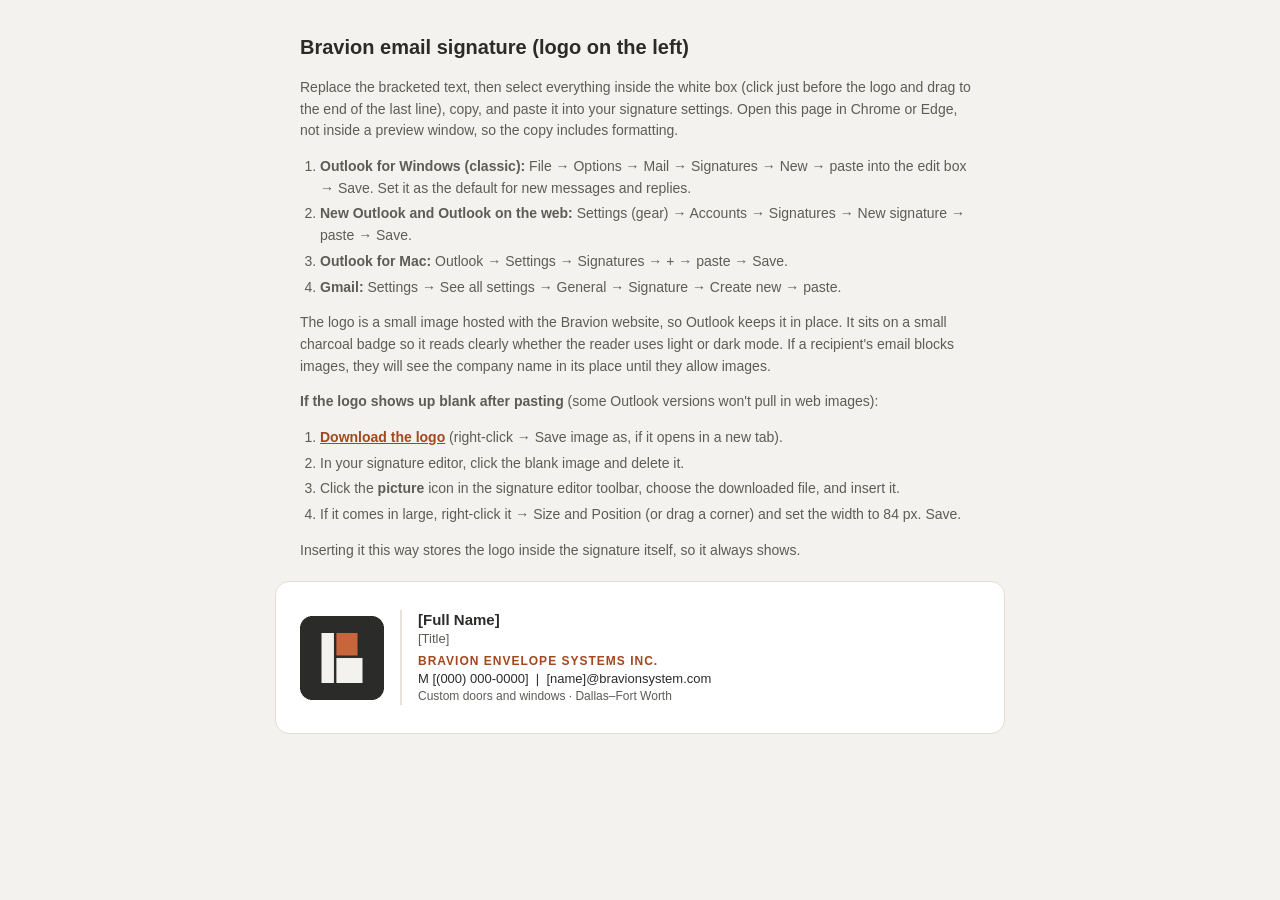
<file: signatures/bravion-side.html>
<!doctype html>
<html lang="en"><head><meta charset="utf-8"><meta name="viewport" content="width=device-width,initial-scale=1"><meta name="color-scheme" content="light"><meta name="robots" content="noindex,nofollow">
<title>Bravion Side-by-Side Signature</title>
<style>
  body{margin:0;background:#F4F2EE;font-family:Arial,Helvetica,sans-serif;color:#2B2B2A}
  .how{max-width:680px;margin:32px auto 0;padding:0 16px;font-size:14px;line-height:1.55;color:#5E5C57}
  .how h1{font-size:20px;color:#2B2B2A;margin:0 0 8px}
  .how ol{padding-left:20px;margin:8px 0} .how li{margin-bottom:4px}
  .card{max-width:680px;margin:20px auto 48px;background:#fff;border:1px solid #E2DDD3;border-radius:14px;padding:28px 24px}
</style></head>
<body>
<div class="how">
  <h1>Bravion email signature (logo on the left)</h1>
  <p>Replace the bracketed text, then select everything inside the white box (click just before the logo and drag to the end of the last line), copy, and paste it into your signature settings. Open this page in Chrome or Edge, not inside a preview window, so the copy includes formatting.</p>
  <ol>
    <li><b>Outlook for Windows (classic):</b> File → Options → Mail → Signatures → New → paste into the edit box → Save. Set it as the default for new messages and replies.</li>
    <li><b>New Outlook and Outlook on the web:</b> Settings (gear) → Accounts → Signatures → New signature → paste → Save.</li>
    <li><b>Outlook for Mac:</b> Outlook → Settings → Signatures → + → paste → Save.</li>
    <li><b>Gmail:</b> Settings → See all settings → General → Signature → Create new → paste.</li>
  </ol>
  <p>The logo is a small image hosted with the Bravion website, so Outlook keeps it in place. It sits on a small charcoal badge so it reads clearly whether the reader uses light or dark mode. If a recipient's email blocks images, they will see the company name in its place until they allow images.</p>
  <p><b>If the logo shows up blank after pasting</b> (some Outlook versions won't pull in web images):</p>
  <ol>
    <li><a href="https://wrighteous27.github.io/bravion-site/brand/email/bravion-mark-badge.png" download style="color:#A4471F;font-weight:bold">Download the logo</a> (right-click → Save image as, if it opens in a new tab).</li>
    <li>In your signature editor, click the blank image and delete it.</li>
    <li>Click the <b>picture</b> icon in the signature editor toolbar, choose the downloaded file, and insert it.</li>
    <li>If it comes in large, right-click it → Size and Position (or drag a corner) and set the width to 84 px. Save.</li>
  </ol>
  <p>Inserting it this way stores the logo inside the signature itself, so it always shows.</p>
</div>
<div class="card">
<!-- SIGNATURE START -->
<table cellpadding="0" cellspacing="0" border="0" role="presentation" style="border-collapse:collapse;font-family:Arial,Helvetica,sans-serif;color:#2B2B2A">
  <tr>
    <td valign="middle" style="padding:0 16px 0 0"><img src="https://wrighteous27.github.io/bravion-site/brand/email/bravion-mark-badge.png" width="84" height="84" alt="Bravion" style="display:block;width:84px;height:84px;border:0"></td>
    <td valign="middle" style="padding:0 0 0 16px;border-left:2px solid #E7E3DA">
      <table cellpadding="0" cellspacing="0" border="0" role="presentation" style="border-collapse:collapse">
        <tr><td style="font-family:Arial,Helvetica,sans-serif;font-size:15px;line-height:20px;font-weight:bold;color:#2B2B2A">[Full Name]</td></tr>
        <tr><td style="font-family:Arial,Helvetica,sans-serif;font-size:13px;line-height:18px;color:#5E5C57">[Title]</td></tr>
        <tr><td style="font-family:Arial,Helvetica,sans-serif;font-size:12px;line-height:18px;font-weight:bold;letter-spacing:1px;color:#A4471F;padding-top:4px">BRAVION ENVELOPE SYSTEMS INC.</td></tr>
        <tr><td style="font-family:Arial,Helvetica,sans-serif;font-size:13px;line-height:18px;color:#2B2B2A">M [(000) 000-0000] &nbsp;|&nbsp; <a href="mailto:[name]@bravionsystem.com" style="color:#2B2B2A;text-decoration:none">[name]@bravionsystem.com</a></td></tr>
        <tr><td style="font-family:Arial,Helvetica,sans-serif;font-size:12px;line-height:17px;color:#5E5C57">Custom doors and windows &middot; Dallas&ndash;Fort Worth</td></tr>
      </table>
    </td>
  </tr>
</table>
<!-- SIGNATURE END -->
</div>
</body></html>
</file>
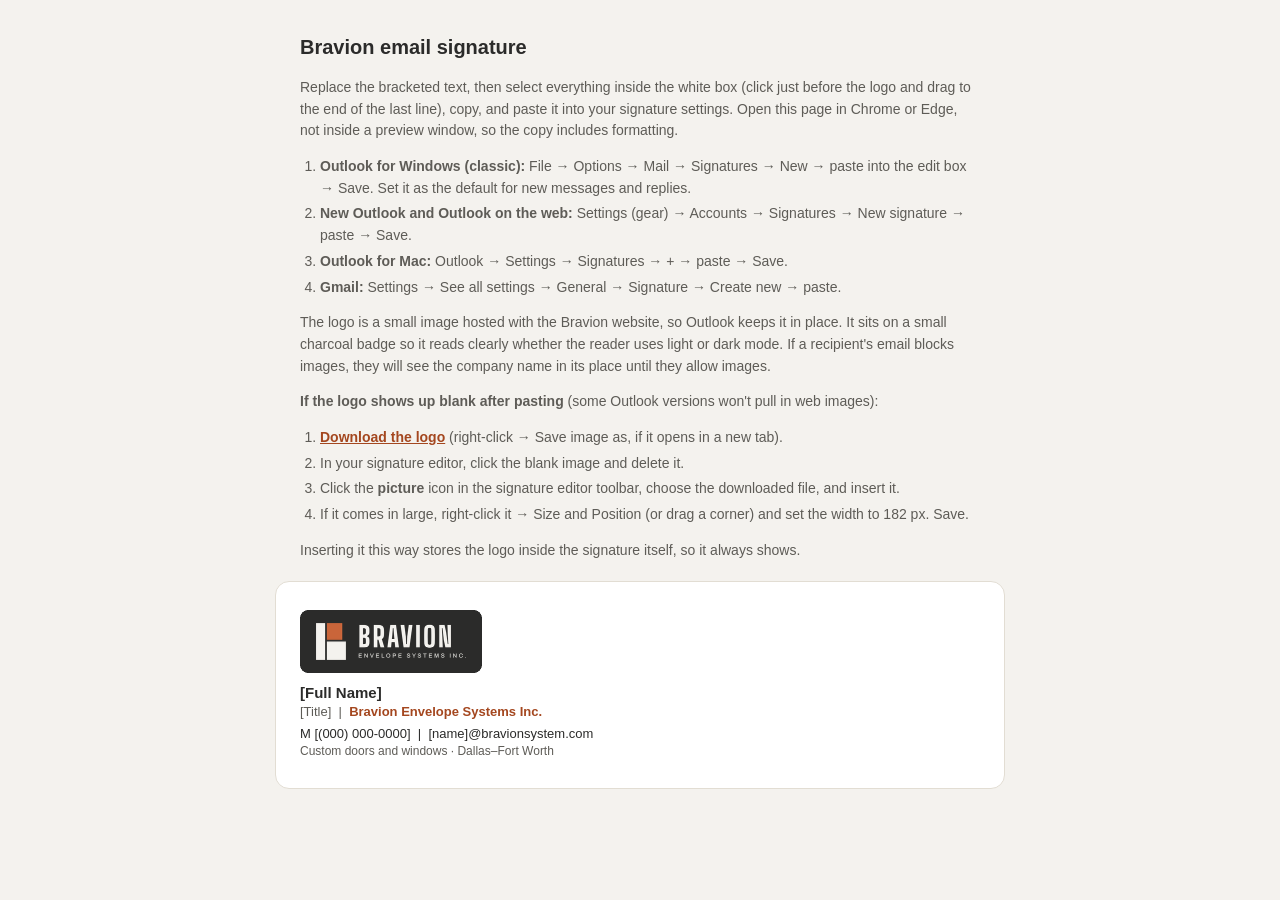
<file: signatures/bravion.html>
<!doctype html>
<html lang="en"><head><meta charset="utf-8"><meta name="viewport" content="width=device-width,initial-scale=1"><meta name="color-scheme" content="light"><meta name="robots" content="noindex,nofollow">
<title>Bravion Email Signature</title>
<style>
  body{margin:0;background:#F4F2EE;font-family:Arial,Helvetica,sans-serif;color:#2B2B2A}
  .how{max-width:680px;margin:32px auto 0;padding:0 16px;font-size:14px;line-height:1.55;color:#5E5C57}
  .how h1{font-size:20px;color:#2B2B2A;margin:0 0 8px}
  .how ol{padding-left:20px;margin:8px 0} .how li{margin-bottom:4px}
  .card{max-width:680px;margin:20px auto 48px;background:#fff;border:1px solid #E2DDD3;border-radius:14px;padding:28px 24px}
</style></head>
<body>
<div class="how">
  <h1>Bravion email signature</h1>
  <p>Replace the bracketed text, then select everything inside the white box (click just before the logo and drag to the end of the last line), copy, and paste it into your signature settings. Open this page in Chrome or Edge, not inside a preview window, so the copy includes formatting.</p>
  <ol>
    <li><b>Outlook for Windows (classic):</b> File → Options → Mail → Signatures → New → paste into the edit box → Save. Set it as the default for new messages and replies.</li>
    <li><b>New Outlook and Outlook on the web:</b> Settings (gear) → Accounts → Signatures → New signature → paste → Save.</li>
    <li><b>Outlook for Mac:</b> Outlook → Settings → Signatures → + → paste → Save.</li>
    <li><b>Gmail:</b> Settings → See all settings → General → Signature → Create new → paste.</li>
  </ol>
  <p>The logo is a small image hosted with the Bravion website, so Outlook keeps it in place. It sits on a small charcoal badge so it reads clearly whether the reader uses light or dark mode. If a recipient's email blocks images, they will see the company name in its place until they allow images.</p>
  <p><b>If the logo shows up blank after pasting</b> (some Outlook versions won't pull in web images):</p>
  <ol>
    <li><a href="https://wrighteous27.github.io/bravion-site/brand/email/bravion-email-badge.png" download style="color:#A4471F;font-weight:bold">Download the logo</a> (right-click → Save image as, if it opens in a new tab).</li>
    <li>In your signature editor, click the blank image and delete it.</li>
    <li>Click the <b>picture</b> icon in the signature editor toolbar, choose the downloaded file, and insert it.</li>
    <li>If it comes in large, right-click it → Size and Position (or drag a corner) and set the width to 182 px. Save.</li>
  </ol>
  <p>Inserting it this way stores the logo inside the signature itself, so it always shows.</p>
</div>
<div class="card">
<!-- SIGNATURE START -->
<table cellpadding="0" cellspacing="0" border="0" role="presentation" style="border-collapse:collapse;font-family:Arial,Helvetica,sans-serif;color:#2B2B2A">
  <tr><td style="padding:0 0 10px 0"><img src="https://wrighteous27.github.io/bravion-site/brand/email/bravion-email-badge.png" width="182" height="63" alt="Bravion Envelope Systems Inc." style="display:block;width:182px;height:63px;border:0"></td></tr>
  <tr><td style="font-family:Arial,Helvetica,sans-serif;font-size:15px;line-height:20px;font-weight:bold;color:#2B2B2A">[Full Name]</td></tr>
  <tr><td style="font-family:Arial,Helvetica,sans-serif;font-size:13px;line-height:18px;color:#5E5C57">[Title] &nbsp;|&nbsp; <span style="color:#A4471F;font-weight:bold">Bravion Envelope Systems Inc.</span></td></tr>
  <tr><td style="font-family:Arial,Helvetica,sans-serif;font-size:13px;line-height:18px;color:#2B2B2A;padding-top:4px">M [(000) 000-0000] &nbsp;|&nbsp; <a href="mailto:[name]@bravionsystem.com" style="color:#2B2B2A;text-decoration:none">[name]@bravionsystem.com</a></td></tr>
  <tr><td style="font-family:Arial,Helvetica,sans-serif;font-size:12px;line-height:17px;color:#5E5C57">Custom doors and windows &middot; Dallas&ndash;Fort Worth</td></tr>
</table>
<!-- SIGNATURE END -->
</div>
</body></html>
</file>
<file: layouts.css>
/*
  Page structure for each design. app.js sets <html data-layout="..."> from config.js `theme`.
  index.html holds the shared base; everything here only changes how the same content is arranged and dressed.
  Colors come from each concept logo (themes.js tokens plus the extra logo colors named below).
*/

/* ============ ORIGINAL BRAVION: bright, open, soft blue ============ */
[data-layout="original"] .draft{background:#EEF4FB}
[data-layout="original"] .top{background:rgba(255,255,255,.94)}
[data-layout="original"] .home-hero{background:linear-gradient(180deg,#E8F1FB 0%,#F6FAFE 70%,#FFFFFF 100%);padding-block:72px 88px}
[data-layout="original"] .home-hero .ph{border-radius:20px;box-shadow:0 24px 60px -24px rgba(6,44,92,.35)}
[data-layout="original"] .home-hero .hero-deco{display:block;position:absolute;inset:0;pointer-events:none}
[data-layout="original"] .home-hero .hero-deco i{position:absolute;border-radius:50%;background:#D6E6F7;opacity:.7}
[data-layout="original"] .home-hero .hero-deco i:nth-child(1){width:420px;height:420px;right:-120px;top:-160px}
[data-layout="original"] .home-hero .hero-deco i:nth-child(2){width:180px;height:180px;left:-60px;bottom:-60px;background:#EEF4FB}
[data-layout="original"] .btn{border-radius:999px;padding-inline:22px}
[data-layout="original"] .path,[data-layout="original"] .cat,[data-layout="original"] .card,[data-layout="original"] .panel{border:1px solid #E6EDF5;box-shadow:0 10px 30px -18px rgba(6,44,92,.28)}
[data-layout="original"] .band.feature{background:#EEF4FB}
[data-layout="original"] .band.feature .steps li{background:#fff;border:0;border-radius:16px;padding:22px;box-shadow:0 10px 30px -18px rgba(6,44,92,.28)}
[data-layout="original"] .steps li::before{content:counter(s);width:34px;height:34px;border-radius:50%;background:var(--pri);color:#fff;display:grid;place-items:center;font-family:var(--f-ui);font-weight:600;font-size:15px}
[data-layout="original"] .ph{border-radius:16px}
[data-layout="original"] .cat .ph{border-radius:0}
[data-layout="original"] footer.site{background:#F2F6FB;border-top:0}

/* ============ WINDOW PANE: forest frame, brass pane, linen glass ============ */
/* logo colors: forest #24452F, brass #B8893B, linen #EFE9DC */
[data-layout="pane"] .top .in{flex-wrap:wrap;justify-content:center;row-gap:6px}
[data-layout="pane"] .top .logo{flex-basis:100%;justify-content:center;padding-top:4px}
[data-layout="pane"] nav.main{margin:0}
[data-layout="pane"] .top{border-bottom:6px solid #24452F}
@media (max-width:900px){[data-layout="pane"] .top .logo{flex-basis:auto}[data-layout="pane"] .menu-btn{margin-left:auto}[data-layout="pane"] .top .in{justify-content:space-between}}
[data-layout="pane"] .home-hero{padding-block:56px 64px}
[data-layout="pane"] .home-hero > .in{background:#24452F;gap:10px;padding:10px;align-items:stretch}
[data-layout="pane"] .home-hero .copy{background:#FFFDF8;padding:44px 40px;justify-content:center}
[data-layout="pane"] .home-hero .ph{border-radius:0;aspect-ratio:auto;min-height:100%}
[data-layout="pane"] .home-hero .ph::after{content:"";position:absolute;top:0;right:0;width:26%;aspect-ratio:1;background:#B8893B;border-left:10px solid #24452F;border-bottom:10px solid #24452F}
[data-layout="pane"] .home-hero .ph figcaption{z-index:1}
[data-layout="pane"] h2{position:relative;padding-bottom:12px}
[data-layout="pane"] .head h2::after{content:"";position:absolute;left:0;bottom:0;width:56px;height:5px;background:#B8893B}
[data-layout="pane"] .path,[data-layout="pane"] .cat,[data-layout="pane"] .card,[data-layout="pane"] .panel{border:3px solid #24452F}
[data-layout="pane"] .path h3,[data-layout="pane"] .card h3{border-bottom:3px solid #24452F;padding-bottom:10px;margin-inline:-26px;padding-inline:26px}
[data-layout="pane"] .card h3{margin-inline:-22px;padding-inline:22px}
[data-layout="pane"] .band.feature{background:#F4E9D0}
[data-layout="pane"] .band.feature .steps{gap:0;background:#24452F;padding:8px;gap:8px}
[data-layout="pane"] .band.feature .steps li{background:#FFFDF8;border:0;padding:22px}
[data-layout="pane"] .steps li::before{color:#93681F;font-weight:600}
[data-layout="pane"] .cat .ph{border-bottom:3px solid #24452F}
[data-layout="pane"] .tagc{border-radius:0}
[data-layout="pane"] .chip,[data-layout="pane"] .filters button{border-radius:0;border-color:#24452F}
[data-layout="pane"] footer.site{background:#EFE9DC;border-top:10px solid #24452F;box-shadow:inset 0 6px 0 #B8893B}

/* ============ GEOMETRIC DOORWAY: Bauhaus blocks, arch, red/black/mustard ============ */
/* logo colors: black #1B1B1B, red #C8402E, cream #EEE8DA, mustard #E0A526 */
[data-layout="bauhaus"] .draft{background:#FBE7B0}
[data-layout="bauhaus"] .top{border-bottom:4px solid #1B1B1B}
[data-layout="bauhaus"] nav.main a[aria-current="page"]{box-shadow:inset 0 -3px 0 #C8402E}
[data-layout="bauhaus"] .home-hero{padding-block:64px 80px}
[data-layout="bauhaus"] .home-hero > .in{grid-template-columns:minmax(0,1.15fr) minmax(0,.85fr);gap:64px}
[data-layout="bauhaus"] .home-hero .ph{aspect-ratio:4/5;border-radius:999px 999px 0 0;box-shadow:22px 22px 0 #E0A526;max-width:460px;justify-self:center;width:100%}
[data-layout="bauhaus"] .home-hero h1{border-left:14px solid #C8402E;padding-left:22px}
[data-layout="bauhaus"] .home-hero .hero-deco{display:block;position:absolute;inset:0;pointer-events:none}
[data-layout="bauhaus"] .home-hero .hero-deco i{position:absolute}
[data-layout="bauhaus"] .home-hero .hero-deco i:nth-child(1){width:200px;height:200px;border-radius:50%;background:#C8402E;right:4%;top:28px;opacity:.95}
[data-layout="bauhaus"] .home-hero .hero-deco i:nth-child(2){width:56px;height:56px;background:#1B1B1B;left:52%;top:64px}
[data-layout="bauhaus"] .home-hero .hero-deco i:nth-child(3){width:100%;height:14px;background:#1B1B1B;left:0;bottom:0}
@media (max-width:860px){[data-layout="bauhaus"] .home-hero .hero-deco i:nth-child(1){width:120px;height:120px}[data-layout="bauhaus"] .home-hero .hero-deco i:nth-child(2){display:none}}
[data-layout="bauhaus"] .btn.pri{box-shadow:4px 4px 0 #1B1B1B}
[data-layout="bauhaus"] .btn.sec{border-width:2px}
[data-layout="bauhaus"] .path{border:2px solid #1B1B1B;border-top:12px solid #C8402E}
[data-layout="bauhaus"] .path:nth-child(2){border-top-color:#E0A526}
[data-layout="bauhaus"] .cat{border:2px solid #1B1B1B}
[data-layout="bauhaus"] .cat .body{border-top:12px solid #C8402E}
[data-layout="bauhaus"] .cat:nth-child(3n+2) .body{border-top-color:#E0A526}
[data-layout="bauhaus"] .cat:nth-child(3n) .body{border-top-color:#1B1B1B}
[data-layout="bauhaus"] .band.feature{background:#E0A526;color:#1B1B1B}
[data-layout="bauhaus"] .band.feature .muted,[data-layout="bauhaus"] .band.feature .eyebrow{color:#1B1B1B}
[data-layout="bauhaus"] .band.feature .card{border:2px solid #1B1B1B}
[data-layout="bauhaus"] .steps li{border-top:0;padding-top:0}
[data-layout="bauhaus"] .steps li::before{content:counter(s);width:64px;height:64px;display:grid;place-items:center;font:700 28px var(--f-head);color:#fff;background:#C8402E;border-radius:50%}
[data-layout="bauhaus"] .steps li:nth-child(2)::before{background:#1B1B1B;border-radius:0}
[data-layout="bauhaus"] .steps li:nth-child(3)::before{background:#fff;color:#1B1B1B;border-radius:999px 999px 0 0}
[data-layout="bauhaus"] .steps li:nth-child(4)::before{background:#C8402E;border-radius:0}
[data-layout="bauhaus"] .band.tint{background:#F3EDDF}
[data-layout="bauhaus"] footer.site{background:#EEE8DA;border-top:14px solid #1B1B1B;box-shadow:inset 0 10px 0 #C8402E}

/* ============ MOLDED PLYWOOD: rounded studio, walnut and rust ============ */
/* logo colors: walnut #6B4429, rust #C36A2D, cream #F2E6D0 */
[data-layout="wood"] .top{background:transparent;border-bottom:0;backdrop-filter:none;padding-top:12px}
[data-layout="wood"] .top .in{background:#fff;border-radius:999px;padding:8px 10px 8px 20px;box-shadow:0 12px 34px -16px rgba(107,68,41,.35);max-width:calc(var(--max) - 32px)}
[data-layout="wood"] .btn{border-radius:999px}
[data-layout="wood"] nav.main a{border-radius:999px}
[data-layout="wood"] .home-hero{padding-block:56px 72px}
[data-layout="wood"] .home-hero > .in{grid-template-columns:1fr;text-align:center;justify-items:center;gap:40px}
[data-layout="wood"] .home-hero .copy{align-items:center;max-width:800px}
[data-layout="wood"] .home-hero .btns{justify-content:center}
[data-layout="wood"] .home-hero .ph{width:100%;aspect-ratio:21/9;border-radius:40px;box-shadow:0 0 0 10px #F2E6D0,0 0 0 13px #E3C9A6,0 0 0 16px #F2E6D0}
[data-layout="wood"] .home-hero .hero-deco{display:block;position:absolute;inset:0;pointer-events:none}
[data-layout="wood"] .home-hero .hero-deco i{position:absolute;border-radius:50%}
[data-layout="wood"] .home-hero .hero-deco i:nth-child(1){width:26px;height:26px;background:#C36A2D;right:12%;top:60px}
[data-layout="wood"] .home-hero .hero-deco i:nth-child(2){width:14px;height:14px;background:#6B4429;left:10%;top:140px}
[data-layout="wood"] .head{align-items:flex-start}
[data-layout="wood"] .path,[data-layout="wood"] .cat,[data-layout="wood"] .card,[data-layout="wood"] .panel{border:0;box-shadow:0 14px 34px -20px rgba(107,68,41,.4)}
/* plywood edge: thin laminated stripes along the bottom of each card */
[data-layout="wood"] .cat,[data-layout="wood"] .path{border-bottom:8px solid transparent;border-image:repeating-linear-gradient(180deg,#E3C9A6 0 2px,#F2E6D0 2px 4px,#C9A37A 4px 6px,#F2E6D0 6px 8px) 8}
[data-layout="wood"] .cat .ph{border-radius:0}
[data-layout="wood"] .band.tint{background:#F7EEDD}
[data-layout="wood"] .band.feature{background:#F7E1CC}
[data-layout="wood"] .band.feature .steps li{background:#fff;border:0;border-radius:24px;padding:24px;box-shadow:0 14px 34px -20px rgba(107,68,41,.4)}
[data-layout="wood"] .steps li::before{content:counter(s);font:italic 40px/1 var(--f-head);color:#C36A2D}
[data-layout="wood"] .ph{border-radius:28px}
[data-layout="wood"] footer.site{background:#F2E6D0;border-top:0;border-radius:40px 40px 0 0}

/* ============ SUNSET BANDS: centered, three-stripe 1970s ============ */
/* logo colors: brown #5A3A22, orange #D9692B, gold #E8B23A */
[data-layout="bands"] .draft{background:#FCE6B0}
[data-layout="bands"] .top{border-bottom:0;box-shadow:0 4px 0 #E8B23A,0 8px 0 #D9692B,0 12px 0 #5A3A22}
[data-layout="bands"] .btn{border-radius:999px}
[data-layout="bands"] .home-hero{padding-block:72px 0;text-align:center;background:#FFF1D6}
[data-layout="bands"] .home-hero > .in{grid-template-columns:1fr;justify-items:center;gap:44px}
[data-layout="bands"] .home-hero .copy{align-items:center;max-width:820px}
[data-layout="bands"] .home-hero .btns{justify-content:center}
[data-layout="bands"] .home-hero .ph{width:min(760px,100%);aspect-ratio:16/9;border-radius:380px 380px 0 0;border:12px solid #E8B23A;border-bottom:0;box-shadow:0 0 0 12px #D9692B}
[data-layout="bands"] .home-hero .hero-deco{display:block;position:absolute;left:0;right:0;bottom:0;height:42px;z-index:2;background:linear-gradient(#E8B23A 0 33%,#D9692B 33% 66%,#5A3A22 66%)}
[data-layout="bands"] .home-hero{padding-bottom:42px}
[data-layout="bands"] .head{align-items:center;text-align:center;margin-inline:auto}
[data-layout="bands"] .head + .g2,[data-layout="bands"] .head + .cats{margin-top:8px}
[data-layout="bands"] .path,[data-layout="bands"] .cat,[data-layout="bands"] .card,[data-layout="bands"] .panel{border:0;box-shadow:0 0 0 2px #EBD6B4}
[data-layout="bands"] .path,[data-layout="bands"] .cat{border-top:12px solid transparent;border-image:linear-gradient(#E8B23A 0 33%,#D9692B 33% 66%,#5A3A22 66%) 12}
[data-layout="bands"] .cat .ph{border-radius:0}
[data-layout="bands"] .band.tint{background:#FFF1D6}
[data-layout="bands"] .band.feature{background:#E8B23A;color:#3A2616}
[data-layout="bands"] .band.feature .muted,[data-layout="bands"] .band.feature .eyebrow{color:#3A2616}
[data-layout="bands"] .steps{text-align:center}
[data-layout="bands"] .steps li{border-top:0;align-items:center;background:#FFF8EC;border-radius:200px 200px 24px 24px;padding:28px 18px 22px}
[data-layout="bands"] .steps li::before{content:counter(s);font:400 40px/1 var(--f-head);color:#B9501A}
[data-layout="bands"] footer.site{background:#FFF1D6;border-top:0;box-shadow:inset 0 6px 0 #E8B23A,inset 0 12px 0 #D9692B,inset 0 18px 0 #5A3A22;padding-top:62px}

/* ============ PRECAST SLAB: editorial grid, full-bleed photo, rust index ============ */
/* logo colors: charcoal #2B2B2A, rust #A4471F, concrete #E7E3DA */
[data-layout="slab"] .top{border-bottom:2px solid #2B2B2A}
[data-layout="slab"] .home-hero{padding-block:0 64px}
[data-layout="slab"] .home-hero > .in{grid-template-columns:1fr;max-width:none;padding:0;gap:0}
[data-layout="slab"] .home-hero .ph{grid-area:1/1;aspect-ratio:auto;height:min(78vh,640px);border-radius:0}
[data-layout="slab"] .home-hero .copy{grid-area:1/1;position:relative;z-index:2;align-self:end;justify-self:start;background:#fff;max-width:640px;padding:40px 44px;margin-left:max(16px,calc((100vw - var(--max)) / 2 + 16px));transform:translateY(64px);border-top:10px solid #A4471F;box-shadow:0 20px 50px -30px rgba(0,0,0,.4)}
[data-layout="slab"] .home-hero{padding-bottom:110px}
@media (max-width:700px){[data-layout="slab"] .home-hero .ph{height:260px}[data-layout="slab"] .home-hero .copy{grid-area:2/1;margin:-48px 16px 0;transform:none;padding:28px 22px}[data-layout="slab"] .home-hero{padding-bottom:40px}}
[data-layout="slab"] .home-hero .ph figcaption{left:auto;right:10px;top:10px;bottom:auto}
[data-layout="slab"] main{counter-reset:sec}
[data-layout="slab"] .band .head{border-top:2px solid #2B2B2A;padding-top:16px;max-width:none;flex-direction:row;flex-wrap:wrap;align-items:baseline;column-gap:24px;counter-increment:sec}
[data-layout="slab"] .band .head::before{content:counter(sec,decimal-leading-zero);font:800 56px/1 var(--f-head);color:#A4471F}
[data-layout="slab"] .band .head h2{flex:1 1 360px}
[data-layout="slab"] .band .head p{flex-basis:100%}
[data-layout="slab"] .path,[data-layout="slab"] .cat,[data-layout="slab"] .card,[data-layout="slab"] .panel{border:2px solid #2B2B2A}
[data-layout="slab"] .cats{counter-reset:cat;gap:0}
[data-layout="slab"] .cat{counter-increment:cat;margin:0 -2px -2px 0}
[data-layout="slab"] .cat .body h3::before{content:counter(cat,decimal-leading-zero) " ";color:#A4471F;font-family:var(--f-head);font-weight:800}
[data-layout="slab"] .band.tint{background:#ECE9E3}
[data-layout="slab"] .band.feature{background:#F1DED2}
[data-layout="slab"] .steps li{border-top:4px solid #2B2B2A}
[data-layout="slab"] .steps li::before{content:counter(s,decimal-leading-zero);font:800 64px/1 var(--f-head);color:#A4471F}
[data-layout="slab"] .chip,[data-layout="slab"] .filters button,[data-layout="slab"] .tagc{border-radius:0}
[data-layout="slab"] footer.site{background:#E7E3DA;border-top:2px solid #2B2B2A}

/* phone fixes */
@media (max-width:860px){
  [data-layout="bauhaus"] .home-hero > .in{grid-template-columns:1fr;gap:44px}
  [data-layout="bauhaus"] .home-hero .ph{max-width:340px}
  [data-layout="bauhaus"] .home-hero .hero-deco i:nth-child(1){width:90px;height:90px;top:auto;bottom:120px;right:4%}
  [data-layout="wood"] .home-hero .hero-deco{display:none}
}

/* ============ PRECAST SLAB · FRIENDLY: same structure, no index numbers, softer boxes ============ */
[data-layout="slab"].soft .band .head::before,
[data-layout="slab"].soft .cat .body h3::before{content:none}
[data-layout="slab"].soft .band .head{border-top:0;padding-top:0;flex-direction:column;align-items:flex-start;row-gap:10px}
[data-layout="slab"].soft .eyebrow{font-size:14.5px;font-weight:700;letter-spacing:.12em;color:#8A3A18}
[data-layout="slab"].soft .home-hero .copy{border-radius:16px;border-top-width:8px}
[data-layout="slab"].soft .path,[data-layout="slab"].soft .cat,[data-layout="slab"].soft .card,[data-layout="slab"].soft .panel{border:1px solid #E2DDD3;border-radius:16px;box-shadow:0 12px 30px -20px rgba(43,43,42,.35);background:#fff}
[data-layout="slab"].soft .cats{gap:18px}
[data-layout="slab"].soft .cat{margin:0}
[data-layout="slab"].soft .cat:hover,[data-layout="slab"].soft .path:hover{box-shadow:0 18px 36px -20px rgba(43,43,42,.45);transform:translateY(-2px);transition:transform .2s,box-shadow .2s}
[data-layout="slab"].soft .btn{border-radius:999px;padding-inline:22px}
[data-layout="slab"].soft .chip,[data-layout="slab"].soft .filters button{border-radius:999px}
[data-layout="slab"].soft .tagc{border-radius:999px}
[data-layout="slab"].soft .ph{border-radius:16px}
[data-layout="slab"].soft .home-hero .ph,[data-layout="slab"].soft .cat .ph{border-radius:0}
[data-layout="slab"].soft .steps li{border-top:0;background:#fff;border-radius:16px;padding:22px;box-shadow:0 12px 30px -20px rgba(43,43,42,.35)}
[data-layout="slab"].soft .steps li::before{content:"Step " counter(s);font:700 14px/1 var(--f-ui);letter-spacing:.08em;text-transform:uppercase;color:#8A3A18}
[data-layout="slab"].soft .band .head h2,[data-layout="slab"].soft .band .head p{flex:none}
</file>
